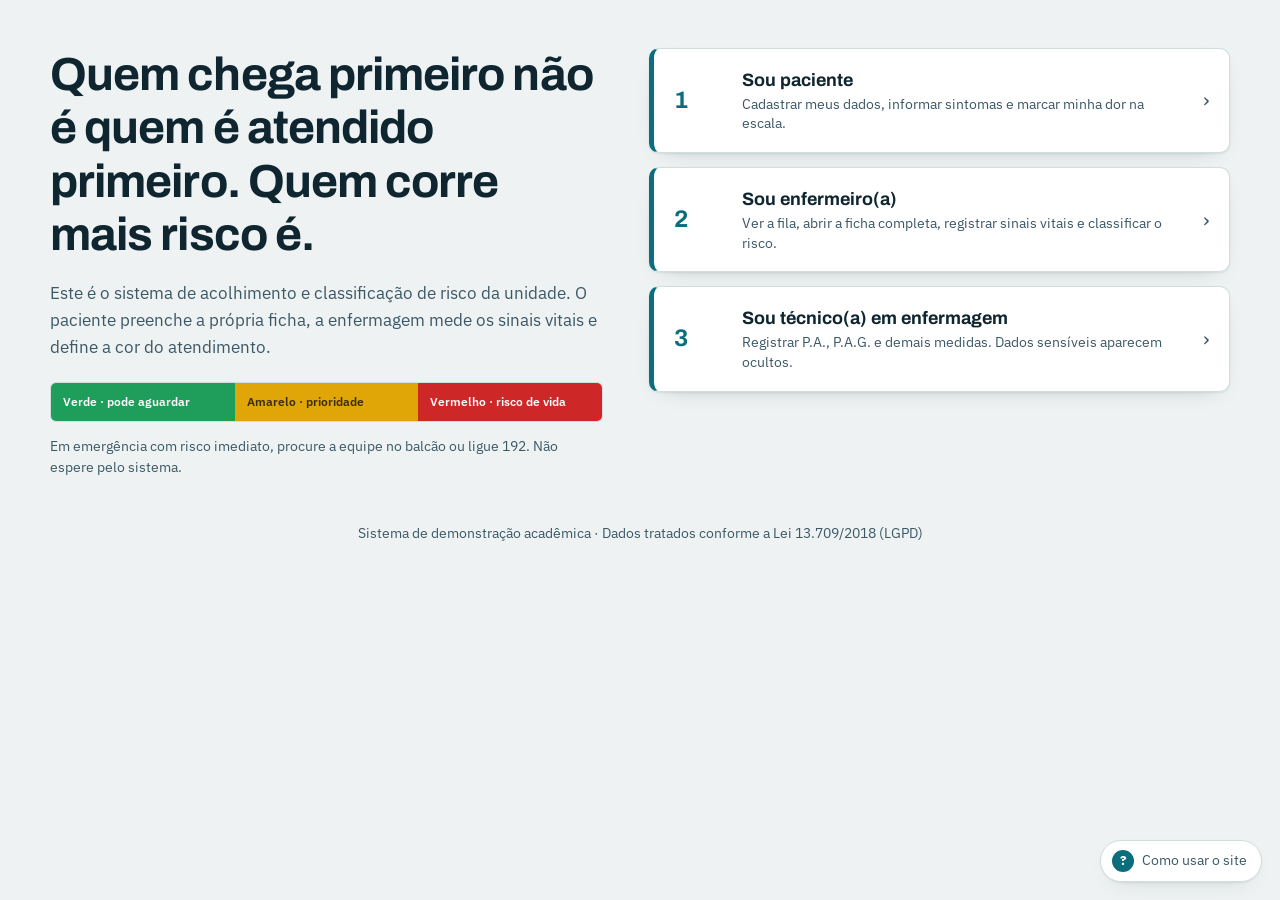
<file: index.html>
<!DOCTYPE html>
<html lang="pt-BR">
<head>
<meta charset="utf-8">
<meta name="viewport" content="width=device-width, initial-scale=1">
<title>Núcleo de Triagem — Enfermagem</title>
<link rel="icon" type="image/x-icon" href="2267fbb2-ce00-4668-9ef2-6078c14a5ddc.png">
<link rel="preconnect" href="https://fonts.googleapis.com">
<link rel="preconnect" href="https://fonts.gstatic.com" crossorigin>
<link href="https://fonts.googleapis.com/css2?family=Archivo:wght@500;600;700&family=IBM+Plex+Sans:wght@400;500;600&display=swap" rel="stylesheet">

<link rel="stylesheet" href="style.css">
</head>
<body>

<header class="topo" id="topo" hidden>
  <div class="faixa">
    <button class="marca" id="voltarInicio" style="background:none;border:none;cursor:pointer;color:inherit">
      <span class="pulso"></span> Núcleo de Triagem
    </button>
    <div class="direita">
      <span class="quem" id="quemSou"></span>
      <button class="btn neutro pequeno" id="btnTema">Tema</button>
      <button class="btn neutro pequeno" id="btnSair">Sair</button>
    </div>
  </div>
</header>


<main>
<section class="tela ativa" id="tela-inicio">
  <div class="faixa capa">
    <div class="colunas">
      <div>
        <h1>Quem chega primeiro não é quem é atendido primeiro. Quem corre mais risco é.</h1>
        <p class="lede">Este é o sistema de acolhimento e classificação de risco da unidade. O paciente preenche a própria ficha, a enfermagem mede os sinais vitais e define a cor do atendimento.</p>
        <div class="reguacor" aria-hidden="true">
          <div class="v">Verde · pode aguardar</div>
          <div class="a">Amarelo · prioridade</div>
          <div class="r">Vermelho · risco de vida</div>
        </div>
        <p style="font-size:.88rem;color:var(--tinta-2)">Em emergência com risco imediato, procure a equipe no balcão ou ligue 192. Não espere pelo sistema.</p>
      </div>
      <div>
        <div class="portas">
          <button class="porta" data-ir="paciente">
            <span class="num">1</span>
            <span><b>Sou paciente</b><small>Cadastrar meus dados, informar sintomas e marcar minha dor na escala.</small></span>
            <span class="seta">›</span>
          </button>
          <button class="porta" data-ir="enfermeiro">
            <span class="num">2</span>
            <span><b>Sou enfermeiro(a)</b><small>Ver a fila, abrir a ficha completa, registrar sinais vitais e classificar o risco.</small></span>
            <span class="seta">›</span>
          </button>
          <button class="porta" data-ir="tecnico">
            <span class="num">3</span>
            <span><b>Sou técnico(a) em enfermagem</b><small>Registrar P.A., P.A.G. e demais medidas. Dados sensíveis aparecem ocultos.</small></span>
            <span class="seta">›</span>
          </button>
        </div>
      </div>
    </div>
  </div>
  <footer class="faixa">Sistema de demonstração acadêmica · Dados tratados conforme a Lei 13.709/2018 (LGPD)</footer>
</section>

<section class="tela" id="tela-manual">
  <div class="faixa" style="padding-top:28px;padding-bottom:50px">
    <h1>Manual do sistema</h1>
    <p class="lede">Escolha o seu perfil e veja exatamente o que fazer, na ordem.</p>
    <div class="abas" role="tablist" data-grupo="manual">
      <button role="tab" aria-selected="true" data-painel="m-paciente">Paciente</button>
      <button role="tab" aria-selected="false" data-painel="m-enf">Enfermeiro(a)</button>
      <button role="tab" aria-selected="false" data-painel="m-tec">Técnico(a)</button>
      <button role="tab" aria-selected="false" data-painel="m-lgpd">LGPD</button>
    </div>

    <div class="painel ativo" id="m-paciente">
      <div class="cartao">
        <h2>Paciente</h2>
        <ol class="passos">
          <li>Na página inicial, toque em <b>Sou paciente</b>.</li>
          <li>Primeira vez? Use a aba <b>Criar cadastro</b>. Preencha nome, nome social (se usar), CPF, RG, data de nascimento, endereço, doenças, alergias e os contatos de emergência. O CPF e uma senha serão seus dados de entrada.</li>
          <li>Marque o consentimento da LGPD. Sem ele o cadastro não é salvo — é a base legal que autoriza a unidade a tratar seus dados.</li>
          <li>Já tem cadastro? Aba <b>Entrar</b>: CPF + senha.</li>
          <li>Dentro do painel, abra <b>Abrir atendimento</b>: descreva o que está sentindo, há quanto tempo, quem veio com você e <b>escolha a carinha</b> que representa sua dor, de 1 a 10.</li>
          <li>Envie. Sua ficha entra na fila da enfermagem na hora e você recebe uma senha de chamada.</li>
          <li>Em <b>Meu histórico</b> você vê todas as suas idas anteriores, a cor que recebeu e o que foi registrado.</li>
        </ol>
      </div>
    </div>

    <div class="painel" id="m-enf">
      <div class="cartao">
        <h2>Enfermeiro(a)</h2>
        <ol class="passos">
          <li>Página inicial → <b>Sou enfermeiro(a)</b>. Entre com nome, CPF, RG e número do COREN. Na primeira vez o sistema cria o seu acesso com esses dados e uma senha.</li>
          <li>Você cai na <b>fila de triagem</b>, ordenada por prioridade: primeiro quem ainda não foi classificado, depois vermelho, amarelo e verde.</li>
          <li>Clique na linha do paciente. À direita abre a ficha completa: identificação, doenças, alergias, medicação de uso, acompanhante, motivo da vinda e a dor marcada.</li>
          <li>Preencha os sinais vitais: <b>P.A.</b>, <b>P.A.G.</b>, frequência cardíaca, frequência respiratória, temperatura, saturação e glicemia.</li>
          <li>Escolha a <b>bolinha de risco</b>: verde (menos arriscado), amarelo (importante) ou vermelho (risco de vida). A cor aparece na tabela para toda a equipe imediatamente.</li>
          <li>Escreva a evolução em <b>Anotações da enfermagem</b> e salve. Ao fim, use <b>Encaminhar / finalizar</b> — a ficha sai da fila e vira histórico do paciente.</li>
        </ol>
      </div>
    </div>

    <div class="painel" id="m-tec">
      <div class="cartao">
        <h2>Técnico(a) em enfermagem</h2>
        <ol class="passos">
          <li>Página inicial → <b>Sou técnico(a)</b>. Entre com nome, CPF, RG e número do COREN (registro de técnico).</li>
          <li>A fila é a mesma que o enfermeiro vê, com uma diferença: <b>CPF e RG dos pacientes aparecem mascarados</b> (•••.456.•••-••). É o princípio da necessidade da LGPD — você vê só o que precisa para o cuidado.</li>
          <li>Você registra sinais vitais e medidas normalmente, e pode <b>sugerir</b> a cor do risco.</li>
          <li>Toda cor marcada por técnico fica com a etiqueta <b>“a confirmar”</b> até um enfermeiro validar. A classificação de risco é privativa do enfermeiro (Resolução COFEN 423/2012).</li>
          <li>Finalizar atendimento também é ação do enfermeiro.</li>
        </ol>
      </div>
    </div>

    <div class="painel" id="m-lgpd">
      <div class="cartao">
        <h2>O que o sistema faz para cumprir a LGPD</h2>
        <p>Dado de saúde é <b>dado pessoal sensível</b> (art. 5º, II da Lei 13.709/2018). Ele exige cuidado maior do que um dado comum. O que está implementado aqui:</p>
        <ul>
          <li><b>Consentimento registrado</b> — data, hora e versão do termo ficam gravadas junto do cadastro.</li>
          <li><b>Finalidade declarada</b> — os dados são coletados para triagem e atendimento, e nada mais.</li>
          <li><b>Minimização e necessidade</b> — cada perfil vê o mínimo necessário: o técnico recebe CPF e RG mascarados.</li>
          <li><b>Controle de acesso</b> — só entra quem se identifica; profissional entra com COREN.</li>
          <li><b>Registro de operações (trilha de auditoria)</b> — quem abriu qual ficha, quem alterou o quê e quando. Fica em <b>Privacidade</b> na área do paciente.</li>
          <li><b>Direitos do titular</b> — o paciente pode ver, exportar em arquivo e excluir seus dados pelo próprio painel (arts. 18 e 19).</li>
        </ul>
        <div class="aviso alerta"><b>O que falta para uso real em hospital:</b> HTTPS obrigatório, senhas com hash forte (bcrypt/argon2) no servidor, criptografia do banco em repouso, backup, política de retenção do prontuário (o CFM exige guarda mínima de 20 anos), nomeação de encarregado de dados (DPO) e relatório de impacto. Este projeto é uma demonstração acadêmica — não coloque dados reais de pacientes nele.</div>
      </div>
    </div>
</section>

<section class="tela" id="tela-paciente-entrada">
  <div class="faixa" style="padding-top:28px;padding-bottom:50px;max-width:820px">
    <h1>Área do paciente</h1>
    <div class="abas" role="tablist" data-grupo="pac">
      <button role="tab" aria-selected="true" data-painel="p-entrar">Entrar</button>
      <button role="tab" aria-selected="false" data-painel="p-criar">Criar cadastro</button>
    </div>

    <div class="painel ativo" id="p-entrar">
      <div class="cartao">
        <div class="grade">
          <div class="campo"><label for="le-cpf">CPF</label><input id="le-cpf" inputmode="numeric" placeholder="000.000.000-00" autocomplete="username"></div>
          <div class="campo"><label for="le-senha">Senha</label><input id="le-senha" type="password" autocomplete="current-password"></div>
        </div>
        <div class="erro" id="le-erro"></div>
        <button class="btn" id="btnEntrarPaciente">Entrar</button>
      </div>
    </div>

    <div class="painel" id="p-criar">
      <form id="formCadastro" novalidate>
        <fieldset>
          <legend>Identificação</legend>
          <div class="grade">
            <div class="campo"><label for="c-nome">Nome completo (registro civil)</label><input id="c-nome" required autocomplete="name"></div>
            <div class="campo"><label for="c-social">Nome social <span class="dica">(como quer ser chamado)</span></label><input id="c-social"></div>
            <div class="campo"><label for="c-nasc">Data de nascimento</label><input id="c-nasc" type="date" required></div>
            <div class="campo"><label for="c-cpf">CPF</label><input id="c-cpf" inputmode="numeric" placeholder="000.000.000-00" required></div>
            <div class="campo"><label for="c-rg">RG</label><input id="c-rg" required></div>
            <div class="campo"><label for="c-sus">Cartão SUS</label><input id="c-sus" inputmode="numeric"></div>
            <div class="campo"><label for="c-govbr">Conta gov.br <span class="dica">(e-mail ou CPF da conta)</span></label><input id="c-govbr"></div>
            <div class="campo"><label for="c-tel">Telefone</label><input id="c-tel" inputmode="tel" placeholder="(00) 00000-0000" required></div>
            <div class="campo"><label for="c-sangue">Tipo sanguíneo</label>
              <select id="c-sangue"><option value="">Não sei</option><option>A+</option><option>A-</option><option>B+</option><option>B-</option><option>AB+</option><option>AB-</option><option>O+</option><option>O-</option></select>
            </div>
          </div>
        </fieldset>

        <fieldset>
          <legend>Endereço</legend>
          <div class="grade">
            <div class="campo"><label for="c-cep">CEP</label><input id="c-cep" inputmode="numeric" placeholder="00000-000"></div>
            <div class="campo"><label for="c-rua">Rua</label><input id="c-rua"></div>
            <div class="campo"><label for="c-num">Número</label><input id="c-num"></div>
            <div class="campo"><label for="c-bairro">Bairro</label><input id="c-bairro"></div>
            <div class="campo"><label for="c-cidade">Cidade</label><input id="c-cidade"></div>
            <div class="campo"><label for="c-uf">UF</label><input id="c-uf" maxlength="2" style="text-transform:uppercase"></div>
          </div>
        </fieldset>

        <fieldset>
          <legend>Saúde</legend>
          <div class="grade duas">
            <div class="campo"><label for="c-alergia">Alergia a medicamentos <span class="dica">Escreva “nenhuma” se não tiver</span></label><textarea id="c-alergia" required placeholder="Ex.: dipirona, penicilina"></textarea></div>
            <div class="campo"><label for="c-doencas">Doenças que já tem</label>
              <div style="display:flex;flex-wrap:wrap;gap:12px 18px" id="c-doencas">
                <label class="caixinha"><input type="checkbox" value="Diabetes"> Diabetes</label>
                <label class="caixinha"><input type="checkbox" value="Hipertensão"> Hipertensão</label>
                <label class="caixinha"><input type="checkbox" value="Problema cardíaco"> Problema cardíaco</label>
                <label class="caixinha"><input type="checkbox" value="Asma"> Asma</label>
                <label class="caixinha"><input type="checkbox" value="Epilepsia"> Epilepsia</label>
                <label class="caixinha"><input type="checkbox" value="Doença renal"> Doença renal</label>
                <label class="caixinha"><input type="checkbox" value="Gestante"> Gestante</label>
              </div>
            </div>
            <div class="campo"><label for="c-outras">Outras doenças ou cirurgias anteriores</label><textarea id="c-outras"></textarea></div>
            <div class="campo"><label for="c-medic">Medicamentos de uso contínuo</label><textarea id="c-medic" placeholder="Ex.: losartana 50mg, 1x ao dia"></textarea></div>
          </div>
        </fieldset>

        <fieldset>
          <legend>Contato de emergência</legend>
          <div class="grade">
            <div class="campo"><label for="c-em-nome">Nome</label><input id="c-em-nome" required></div>
            <div class="campo"><label for="c-em-par">Parentesco</label><input id="c-em-par" placeholder="Mãe, irmão, vizinha..." required></div>
            <div class="campo"><label for="c-em-tel">Telefone</label><input id="c-em-tel" inputmode="tel" required></div>
          </div>
        </fieldset>

        <fieldset>
          <legend>Acesso e consentimento</legend>
          <div class="grade">
            <div class="campo"><label for="c-senha">Crie uma senha <span class="dica">mínimo 6 caracteres</span></label><input id="c-senha" type="password" required autocomplete="new-password"></div>
            <div class="campo"><label for="c-senha2">Repita a senha</label><input id="c-senha2" type="password" required autocomplete="new-password"></div>
          </div>
          <label class="caixinha" style="margin-top:12px">
            <input type="checkbox" id="c-consent">
            <span>Autorizo a unidade de saúde a tratar meus dados pessoais e de saúde para fins de triagem, atendimento e histórico clínico, conforme a Lei 13.709/2018 (LGPD). Posso consultar, exportar ou pedir a exclusão dos meus dados a qualquer momento pelo painel. <b>Termo v1.0</b></span>
          </label>
          <div class="erro" id="c-erro"></div>
          <button class="btn" type="submit" style="margin-top:6px">Criar cadastro</button>
        </fieldset>
      </form>
    </div>
    <button class="btn neutro" data-ir="inicio">Voltar ao início</button>
  </div>
</section>


<section class="tela" id="tela-paciente-painel">
  <div class="faixa" style="padding-top:28px;padding-bottom:50px">
    <h1 id="pac-saudacao">Olá</h1>
    <div class="abas" role="tablist" data-grupo="pacp">
      <button role="tab" aria-selected="true" data-painel="pp-atend">Abrir atendimento</button>
      <button role="tab" aria-selected="false" data-painel="pp-dados">Meus dados</button>
      <button role="tab" aria-selected="false" data-painel="pp-hist">Meu histórico</button>
      <button role="tab" aria-selected="false" data-painel="pp-priv">Privacidade</button>
    </div>

    <div class="painel ativo" id="pp-atend">
      <div id="atendAberto"></div>
      <form id="formAtend" class="cartao">
        <h2>Por que você veio hoje?</h2>
        <div class="grade duas">
          <div class="campo"><label for="a-motivo">Motivo principal</label><input id="a-motivo" required placeholder="Ex.: dor no peito ao subir escada"></div>
          <div class="campo"><label for="a-inicio">Começou quando?</label><input id="a-inicio" placeholder="Ex.: ontem à noite"></div>
          <div class="campo" style="grid-column:1/-1"><label for="a-sintomas">Descreva os sintomas</label><textarea id="a-sintomas" required placeholder="O que sente, onde dói, se piora com alguma coisa, se teve febre, vômito..."></textarea></div>
        </div>

        <h3 style="margin-top:20px">Qual o tamanho da sua dor agora?</h3>
        <p style="font-size:.9rem;color:var(--tinta-2);margin-bottom:4px">Toque na carinha que mais parece com você. 1 é quase nada, 10 é a pior dor que já sentiu.</p>
        <div class="dor-lista" id="escalaDor" role="group" aria-label="Escala de dor de 1 a 10"></div>
        <p class="dor-legenda" id="dorLegenda">Nenhuma carinha selecionada</p>

        <fieldset style="margin-top:18px">
          <legend>Acompanhante (se veio com alguém)</legend>
          <div class="grade">
            <div class="campo"><label for="ac-nome">Nome</label><input id="ac-nome"></div>
            <div class="campo"><label for="ac-par">Grau de parentesco</label><input id="ac-par" placeholder="Filha, esposo, amigo..."></div>
            <div class="campo"><label for="ac-rg">RG</label><input id="ac-rg"></div>
            <div class="campo"><label for="ac-cpf">CPF</label><input id="ac-cpf" inputmode="numeric"></div>
            <div class="campo"><label for="ac-tel">Telefone</label><input id="ac-tel" inputmode="tel"></div>
            <div class="campo"><label for="ac-end">Onde reside</label><input id="ac-end"></div>
          </div>
        </fieldset>
        <div class="erro" id="a-erro"></div>
        <button class="btn" type="submit">Enviar para a triagem</button>
      </form>
    </div>

    <div class="painel" id="pp-dados"><div class="cartao"><h2>Minha ficha</h2><div class="rolagem"><table class="ficha" id="tabelaMeusDados"></table></div></div></div>

    <div class="painel" id="pp-hist">
      <div class="cartao"><h2>Minhas idas ao hospital</h2><div id="histPaciente"></div></div>
    </div>

    <div class="painel" id="pp-priv">
      <div class="cartao">
        <h2>Seus direitos sobre seus dados</h2>
        <p id="consentTexto" style="font-size:.9rem;color:var(--tinta-2)"></p>
        <div class="linha-botoes">
          <button class="btn neutro" id="btnExportar">Baixar meus dados</button>
          <button class="btn perigo" id="btnExcluir">Excluir minha conta e meus dados</button>
        </div>
      </div>
      <div class="cartao">
        <h3>Quem acessou minha ficha</h3>
        <div class="rolagem"><table id="tabelaAuditoria"><thead><tr><th>Quando</th><th>Quem</th><th>Perfil</th><th>O que fez</th></tr></thead><tbody></tbody></table></div>
      </div>
    </div>
  </div>
</section>

<section class="tela" id="tela-prof-entrada">
  <div class="faixa" style="padding-top:28px;padding-bottom:50px;max-width:760px">
    <h1 id="prof-titulo">Área do enfermeiro</h1>
    <p class="lede" id="prof-sub"></p>
    <div class="cartao">
      <div class="grade">
        <div class="campo"><label for="f-nome">Nome completo</label><input id="f-nome" autocomplete="name"></div>
        <div class="campo"><label for="f-cpf">CPF</label><input id="f-cpf" inputmode="numeric" placeholder="000.000.000-00"></div>
        <div class="campo"><label for="f-rg">RG</label><input id="f-rg"></div>
        <div class="campo"><label for="f-coren">Número do COREN</label><input id="f-coren" placeholder="Ex.: COREN-SP 123.456"></div>
        <div class="campo"><label for="f-senha">Senha <span class="dica">criada no primeiro acesso</span></label><input id="f-senha" type="password" autocomplete="current-password"></div>
      </div>
      <div class="erro" id="f-erro"></div>
      <button class="btn" id="btnEntrarProf">Entrar no plantão</button>
    </div>
    <button class="btn neutro" data-ir="inicio">Voltar ao início</button>
  </div>
</section>

<!-- ====================== PROFISSIONAL: PAINEL ====================== -->
<section class="tela" id="tela-prof-painel">
  <div class="faixa" style="padding-top:24px;padding-bottom:50px">
    <h1 style="margin-bottom:4px">Fila de triagem</h1>
    <p class="lede" id="resumoFila"></p>
    <div class="aviso" id="avisoPerfil"></div>
    <div class="duas-colunas">
      <div>
        <div class="rolagem" style="margin-bottom:12px">
          <table id="tabelaFila" style="min-width:420px">
            <thead><tr><th>Risco</th><th>Paciente</th><th>Dor</th><th>Espera</th></tr></thead>
            <tbody></tbody>
          </table>
        </div>
        <label class="caixinha"><input type="checkbox" id="verFinalizados"> Mostrar também os atendimentos já finalizados</label>
      </div>
      <div id="fichaPaciente"><div class="cartao vazio">Selecione um paciente na fila para abrir a ficha.</div></div>
    </div>
  </div>
</section>
</main>

<button class="discreto" id="btnManual" title="Manual do sistema"><span class="interro">?</span> Como usar o site</button>
<div class="recado" id="recado" role="status" aria-live="polite"></div>

<script src="script.js"></script>
</body>
</html>
</file>
<file: style.css>
:root{
    --tinta:#0F2630;
    --tinta-2:#3C5866;
    --fundo:#EEF2F2;
    --papel:#FFFFFF;
    --linha:#D2DDDD;
    --agua:#0C6E7C;
    --agua-forte:#08525D;
    --verde:#1E9E5A;
    --amarelo:#E0A507;
    --vermelho:#CE2727;
    --sombra:0 1px 2px rgba(15,38,48,.08), 0 8px 24px -16px rgba(15,38,48,.35);
    --r:10px;
    --sans:"IBM Plex Sans",system-ui,-apple-system,Segoe UI,Roboto,sans-serif;
    --titulo:"Archivo",var(--sans);
}
@media (prefers-color-scheme: dark){
    :root:not([data-theme="light"]){
        --tinta:#E7EEEE; --tinta-2:#9DB2B8; --fundo:#0B1418; --papel:#132126;
        --linha:#27383F; --agua:#3FB0BF; --agua-forte:#5FC7D4;
        --verde:#3CC079; --amarelo:#F0BE3A; --vermelho:#F2564F;
        --sombra:0 1px 2px rgba(0,0,0,.4), 0 10px 30px -18px rgba(0,0,0,.8);
    }
}
:root[data-theme="dark"]{
    --tinta:#E7EEEE; --tinta-2:#9DB2B8; --fundo:#0B1418; --papel:#132126;
    --linha:#27383F; --agua:#3FB0BF; --agua-forte:#5FC7D4;
    --verde:#3CC079; --amarelo:#F0BE3A; --vermelho:#F2564F;
}
*{box-sizing:border-box}
html,body{margin:0;padding:0}
body{
    background:var(--fundo); color:var(--tinta);
    font-family:var(--sans); font-size:16px; line-height:1.55;
    -webkit-font-smoothing:antialiased;
}
img{max-width:100%}
h1,h2,h3{font-family:var(--titulo); font-weight:700; letter-spacing:-.02em; line-height:1.15; margin:0 0 .4em}
h1{font-size:clamp(1.9rem,4.4vw,2.9rem)}
h2{font-size:1.4rem}
h3{font-size:1.06rem}
p{margin:0 0 1em; max-width:68ch}
a{color:var(--agua)}

button{font:inherit}
:focus-visible{outline:3px solid var(--agua); outline-offset:2px; border-radius:4px}

.tela{display:none; animation:entra .25s ease both}
.tela.ativa{display:block}
@keyframes entra{from{opacity:0;transform:translateY(6px)}to{opacity:1;transform:none}}
@media (prefers-reduced-motion:reduce){*{animation:none!important;transition:none!important}}
.faixa{width:100%; max-width:1180px; margin:0 auto; padding:0 20px}
.topo{
    position:sticky; top:0; z-index:40; background:var(--papel);
    border-bottom:1px solid var(--linha);
}
.topo .faixa{display:flex; align-items:center; gap:14px; min-height:62px; flex-wrap:wrap}
.marca{display:flex; align-items:center; gap:10px; font-family:var(--titulo); font-weight:700; letter-spacing:-.02em}
.marca .pulso{width:26px;height:26px;border-radius:50%;background:var(--agua);position:relative;flex:0 0 auto}
.marca .pulso::after{content:"";position:absolute;inset:7px;border-radius:50%;background:var(--papel)}
.topo .direita{margin-left:auto; display:flex; align-items:center; gap:10px; flex-wrap:wrap}
.quem{font-size:.85rem; color:var(--tinta-2)}


.btn{
    display:inline-flex; align-items:center; justify-content:center; gap:8px;
    background:var(--agua); color:#fff; border:1px solid var(--agua);
    padding:10px 18px; border-radius:var(--r); cursor:pointer; font-weight:600;
    transition:background .15s, transform .05s;
}
.btn:hover{background:var(--agua-forte); border-color:var(--agua-forte)}
.btn:active{transform:translateY(1px)}
.btn.neutro{background:transparent; color:var(--tinta); border-color:var(--linha)}
.btn.neutro:hover{background:var(--fundo)}
.btn.perigo{background:var(--vermelho); border-color:var(--vermelho)}
.btn.pequeno{padding:6px 12px; font-size:.88rem}
.btn[disabled]{opacity:.45; cursor:not-allowed}

.capa{padding:48px 0 30px}
.capa .colunas{display:grid; grid-template-columns:minmax(0,1fr) minmax(0,1.05fr); gap:46px; align-items:start}
@media(max-width:860px){.capa .colunas{grid-template-columns:1fr; gap:28px}}
.capa p.lede{font-size:1.08rem; color:var(--tinta-2)}
.reguacor{display:flex; border-radius:6px; overflow:hidden; margin:22px 0 14px; border:1px solid var(--linha)}
.reguacor div{flex:1; padding:9px 12px; font-size:.78rem; font-weight:600; color:#fff}
.reguacor .v{background:var(--verde)} .reguacor .a{background:var(--amarelo); color:#3a2c00} .reguacor .r{background:var(--vermelho)}
.portas{display:grid; gap:14px}
.porta{
    display:grid; grid-template-columns:52px 1fr auto; gap:16px; align-items:center;
    background:var(--papel); border:1px solid var(--linha); border-left:5px solid var(--agua);
    border-radius:var(--r); padding:18px 20px; cursor:pointer; text-align:left; width:100%;
    box-shadow:var(--sombra); color:inherit; transition:border-color .15s, transform .12s;
}
.porta:hover{border-left-color:var(--agua-forte); transform:translateX(3px)}
.porta .num{font-family:var(--titulo); font-size:1.5rem; color:var(--agua); font-weight:700}
.porta b{display:block; font-family:var(--titulo); font-size:1.12rem}
.porta small{color:var(--tinta-2); display:block; font-size:.88rem; line-height:1.4}
.porta .seta{color:var(--tinta-2); font-size:1.3rem}
.discreto{
    position:fixed; right:18px; bottom:18px; z-index:50;
    display:flex; align-items:center; gap:8px; background:var(--papel);
    border:1px solid var(--linha); color:var(--tinta-2); border-radius:999px;
    padding:9px 14px 9px 11px; cursor:pointer; box-shadow:var(--sombra); font-size:.85rem;
}
.discreto:hover{color:var(--tinta); border-color:var(--agua)}
.discreto .interro{
    width:22px;height:22px;border-radius:50%;background:var(--agua);color:#fff;
    display:grid;place-items:center;font-weight:700;font-size:.8rem;flex:0 0 auto
}


.cartao{background:var(--papel); border:1px solid var(--linha); border-radius:var(--r); padding:22px; box-shadow:var(--sombra); margin-bottom:18px}
.cartao > h2:first-child, .cartao > h3:first-child{margin-top:0}
.grade{display:grid; grid-template-columns:repeat(auto-fit,minmax(220px,1fr)); gap:14px}
.grade.duas{grid-template-columns:repeat(auto-fit,minmax(300px,1fr))}
.campo{display:flex; flex-direction:column; gap:5px}
.campo label{font-size:.83rem; font-weight:600; color:var(--tinta-2)}
.campo .dica{font-size:.76rem; color:var(--tinta-2); font-weight:400}
input,select,textarea{
    font:inherit; color:var(--tinta); background:var(--papel);
    border:1px solid var(--linha); border-radius:8px; padding:9px 11px; width:100%;
}
input:focus,select:focus,textarea:focus{border-color:var(--agua); outline:none; box-shadow:0 0 0 3px color-mix(in srgb,var(--agua) 18%,transparent)}
textarea{min-height:84px; resize:vertical}
.erro{color:var(--vermelho); font-size:.8rem; min-height:1em}
.caixinha{display:flex; gap:10px; align-items:flex-start; font-size:.92rem}
.caixinha input{width:18px;height:18px;margin-top:3px;flex:0 0 auto}
fieldset{border:1px solid var(--linha); border-radius:var(--r); padding:16px; margin:0 0 16px}
legend{font-family:var(--titulo); font-weight:600; padding:0 8px; font-size:.95rem}


.abas{display:flex; gap:4px; border-bottom:1px solid var(--linha); margin-bottom:20px; overflow-x:auto}
.abas button{
    background:none; border:none; border-bottom:3px solid transparent; color:var(--tinta-2);
    padding:10px 14px; cursor:pointer; font-weight:600; white-space:nowrap;
}
.abas button[aria-selected="true"]{color:var(--tinta); border-bottom-color:var(--agua)}
.painel{display:none} .painel.ativo{display:block}


.dor-lista{display:flex; flex-wrap:wrap; gap:8px; margin:6px 0 12px}
.dor-item{background:none;border:none;padding:4px;cursor:pointer;border-radius:12px;line-height:0;position:relative}
.dor-item svg{width:56px;height:56px;display:block;transition:transform .18s ease, filter .18s ease; filter:grayscale(.55) opacity(.6)}
.dor-item:hover svg{filter:none; transform:translateY(-3px)}
.dor-item span{display:block;text-align:center;font-size:.75rem;color:var(--tinta-2);margin-top:2px;font-weight:600}
.dor-item[aria-pressed="true"] svg{filter:none; animation:reage .45s ease}
.dor-item[aria-pressed="true"]{background:color-mix(in srgb,var(--agua) 12%,transparent)}
.dor-item[aria-pressed="true"] span{color:var(--tinta)}
@keyframes reage{0%{transform:scale(1)}35%{transform:scale(1.28) rotate(-7deg)}70%{transform:scale(1.1) rotate(5deg)}100%{transform:scale(1.14)}}
.dor-item[aria-pressed="true"] svg{transform:scale(1.14)}
.dor-legenda{font-weight:600}
@media(max-width:560px){.dor-item svg{width:46px;height:46px}}


.rolagem{overflow-x:auto; border:1px solid var(--linha); border-radius:var(--r); background:var(--papel)}
table{border-collapse:collapse; width:100%; min-width:640px}
th,td{text-align:left; padding:11px 14px; border-bottom:1px solid var(--linha); font-size:.92rem; vertical-align:top}
th{font-size:.76rem; color:var(--tinta-2); font-weight:600; background:color-mix(in srgb,var(--fundo) 60%,var(--papel))}
tbody tr:last-child td{border-bottom:none}
tbody tr.clicavel{cursor:pointer}
tbody tr.clicavel:hover{background:color-mix(in srgb,var(--agua) 7%,transparent)}
tbody tr.selecionada{background:color-mix(in srgb,var(--agua) 12%,transparent)}
.ficha th{width:34%; background:none; font-size:.8rem}
.bolinha{width:15px;height:15px;border-radius:50%;display:inline-block;border:2px solid rgba(0,0,0,.18)}
.bolinha.verde{background:var(--verde)} .bolinha.amarelo{background:var(--amarelo)}
.bolinha.vermelho{background:var(--vermelho)} .bolinha.nenhum{background:transparent;border-style:dashed;border-color:var(--tinta-2)}
.selbolinha{display:flex;gap:10px;flex-wrap:wrap}
.selbolinha button{
    display:flex;align-items:center;gap:8px;background:var(--papel);border:1px solid var(--linha);
    border-radius:999px;padding:7px 14px;cursor:pointer;color:var(--tinta);font-size:.88rem;font-weight:600
}
.selbolinha button[aria-pressed="true"]{border-color:var(--tinta); box-shadow:inset 0 0 0 1px var(--tinta)}
.etiqueta{display:inline-block;padding:2px 9px;border-radius:999px;font-size:.75rem;font-weight:600;border:1px solid var(--linha);color:var(--tinta-2)}
.vazio{padding:34px; text-align:center; color:var(--tinta-2)}


.aviso{border-left:4px solid var(--agua); background:color-mix(in srgb,var(--agua) 8%,transparent); padding:12px 16px; border-radius:6px; font-size:.9rem; margin-bottom:16px}
.aviso.alerta{border-color:var(--vermelho); background:color-mix(in srgb,var(--vermelho) 9%,transparent)}
.recado{
    position:fixed; left:50%; transform:translateX(-50%); bottom:24px; z-index:90;
    background:var(--tinta); color:var(--fundo); padding:11px 20px; border-radius:999px;
    font-size:.9rem; box-shadow:var(--sombra); opacity:0; pointer-events:none; transition:opacity .2s, bottom .2s;
}
.recado.aparece{opacity:1; bottom:34px}
.linha-botoes{display:flex; gap:10px; flex-wrap:wrap; margin-top:8px}
.duas-colunas{display:grid; grid-template-columns:minmax(0,340px) minmax(0,1fr); gap:18px; align-items:start}
@media(max-width:900px){.duas-colunas{grid-template-columns:1fr}}
code{background:color-mix(in srgb,var(--tinta) 8%,transparent); padding:1px 5px; border-radius:4px; font-size:.88em}
pre{background:var(--tinta); color:#E7EEEE; padding:16px; border-radius:var(--r); overflow-x:auto; font-size:.82rem; line-height:1.5}
pre code{background:none; color:inherit; padding:0}
ol.passos{padding-left:20px} ol.passos li{margin-bottom:10px; max-width:68ch}
footer{padding:40px 0; color:var(--tinta-2); font-size:.85rem; text-align:center}
</file>
